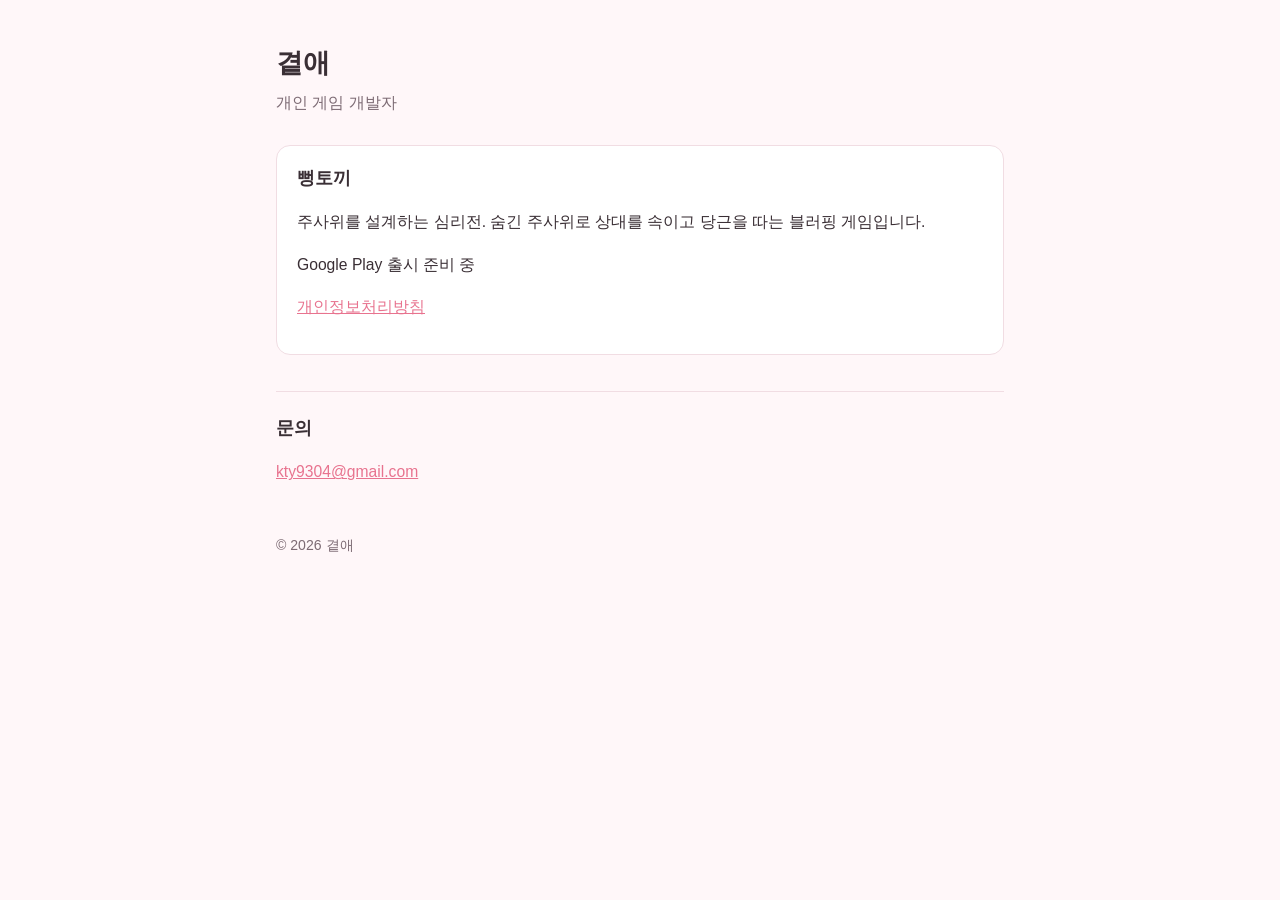
<file: index.html>
<!doctype html>
<html lang="ko">
<head>
  <meta charset="utf-8">
  <meta name="viewport" content="width=device-width, initial-scale=1">
  <title>곁애</title>
  <link rel="stylesheet" href="style.css">
</head>
<body>
  <main>
    <h1>곁애</h1>
    <p class="sub">개인 게임 개발자</p>

    <div class="card">
      <h3>뻥토끼</h3>
      <p>주사위를 설계하는 심리전. 숨긴 주사위로 상대를 속이고 당근을 따는 블러핑 게임입니다.</p>
      <p>Google Play 출시 준비 중</p>
      <p><a href="dicemix/privacy.html">개인정보처리방침</a></p>
    </div>

    <h2>문의</h2>
    <p><a href="mailto:kty9304@gmail.com">kty9304@gmail.com</a></p>

    <footer>&copy; 2026 곁애</footer>
  </main>
</body>
</html>
</file>
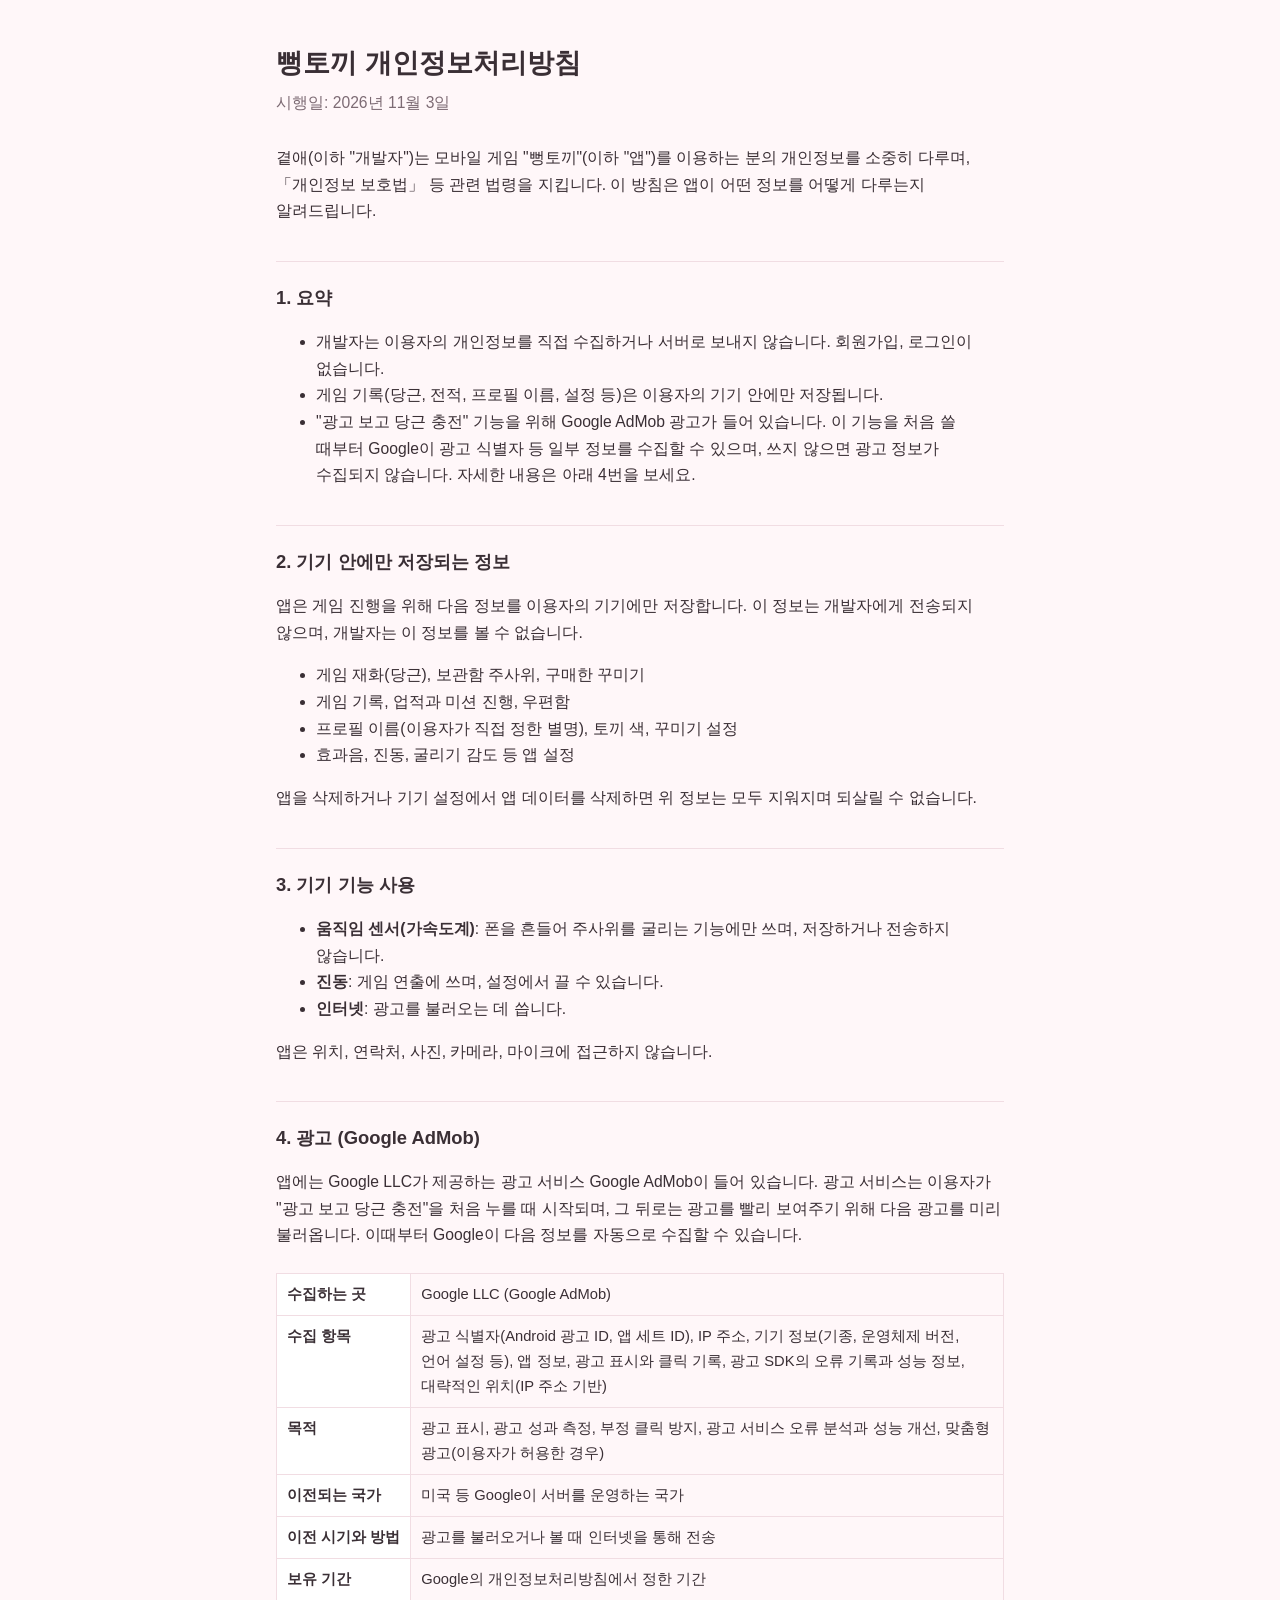
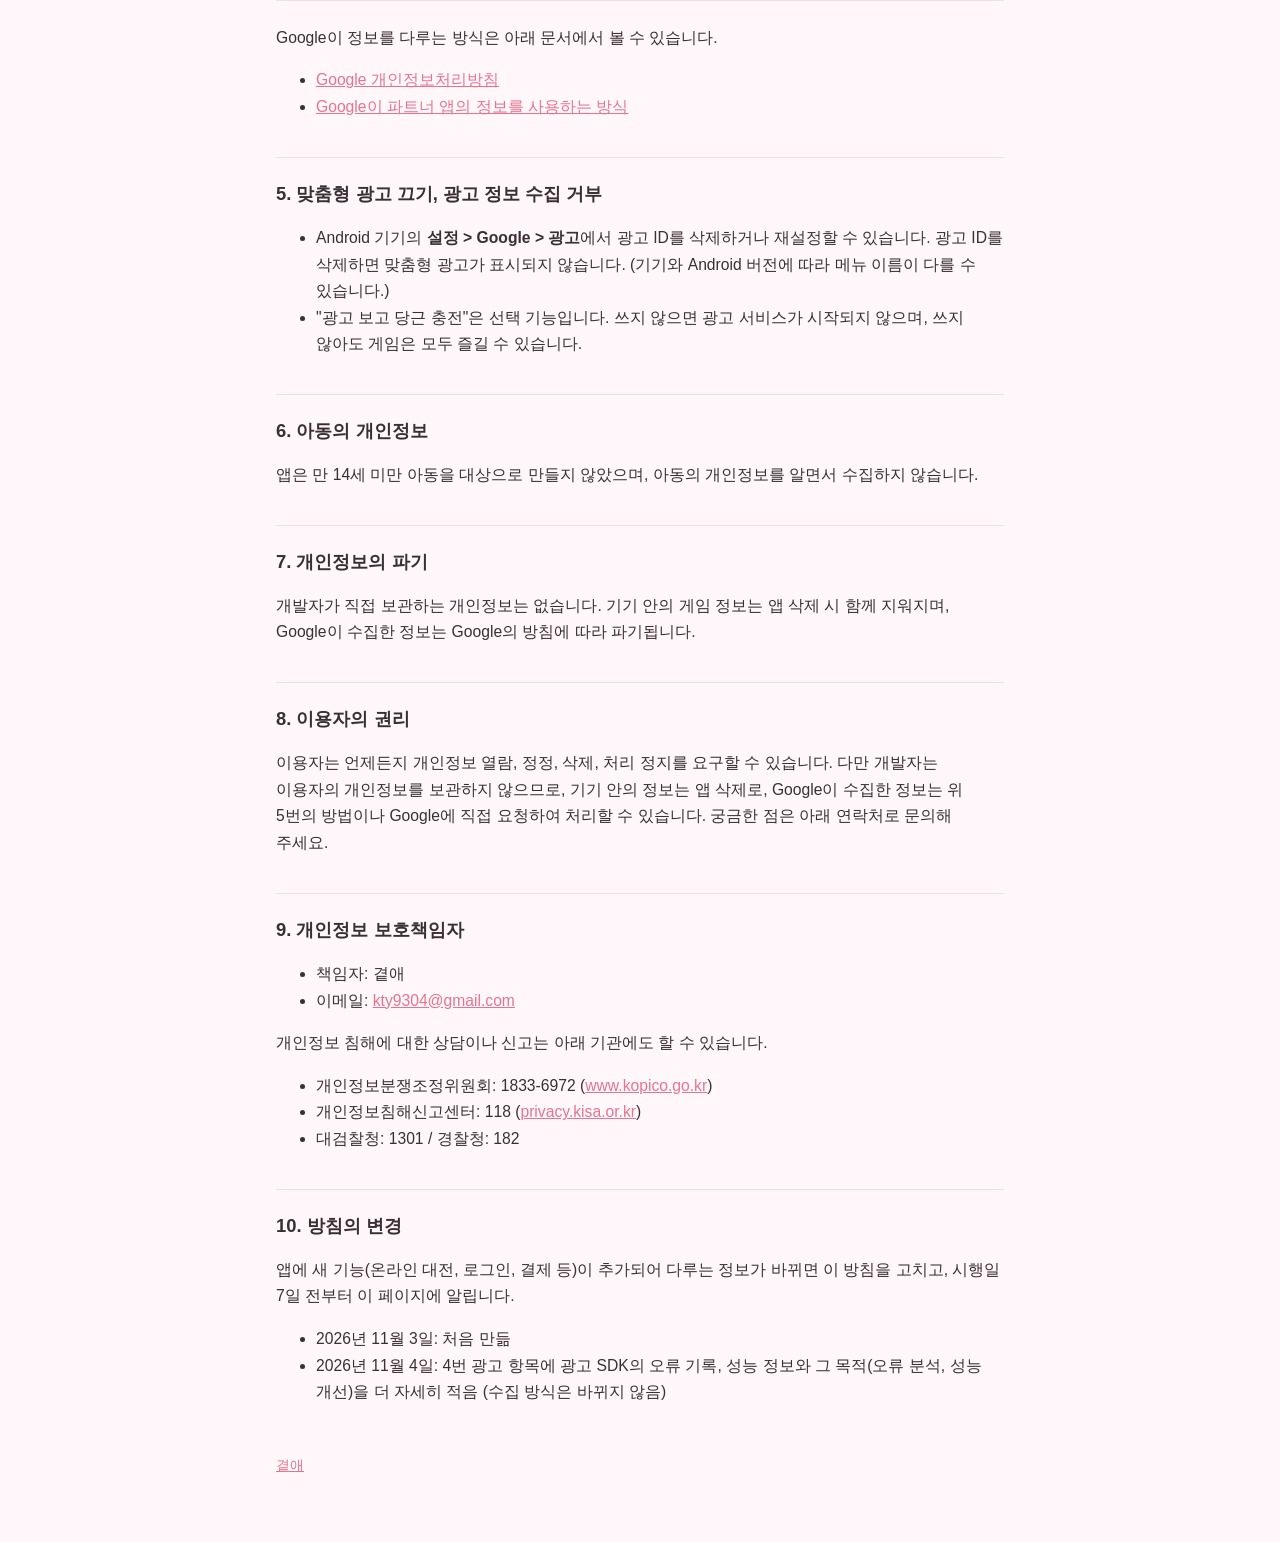
<file: dicemix/privacy.html>
<!doctype html>
<html lang="ko">
<head>
  <meta charset="utf-8">
  <meta name="viewport" content="width=device-width, initial-scale=1">
  <title>뻥토끼 개인정보처리방침</title>
  <link rel="stylesheet" href="../style.css">
</head>
<body>
  <main>
    <h1>뻥토끼 개인정보처리방침</h1>
    <p class="sub">시행일: 2026년 11월 3일</p>

    <p>곁애(이하 "개발자")는 모바일 게임 "뻥토끼"(이하 "앱")를 이용하는 분의 개인정보를 소중히 다루며, 「개인정보 보호법」 등 관련 법령을 지킵니다. 이 방침은 앱이 어떤 정보를 어떻게 다루는지 알려드립니다.</p>

    <h2>1. 요약</h2>
    <ul>
      <li>개발자는 이용자의 개인정보를 직접 수집하거나 서버로 보내지 않습니다. 회원가입, 로그인이 없습니다.</li>
      <li>게임 기록(당근, 전적, 프로필 이름, 설정 등)은 이용자의 기기 안에만 저장됩니다.</li>
      <li>"광고 보고 당근 충전" 기능을 위해 Google AdMob 광고가 들어 있습니다. 이 기능을 처음 쓸 때부터 Google이 광고 식별자 등 일부 정보를 수집할 수 있으며, 쓰지 않으면 광고 정보가 수집되지 않습니다. 자세한 내용은 아래 4번을 보세요.</li>
    </ul>

    <h2>2. 기기 안에만 저장되는 정보</h2>
    <p>앱은 게임 진행을 위해 다음 정보를 이용자의 기기에만 저장합니다. 이 정보는 개발자에게 전송되지 않으며, 개발자는 이 정보를 볼 수 없습니다.</p>
    <ul>
      <li>게임 재화(당근), 보관함 주사위, 구매한 꾸미기</li>
      <li>게임 기록, 업적과 미션 진행, 우편함</li>
      <li>프로필 이름(이용자가 직접 정한 별명), 토끼 색, 꾸미기 설정</li>
      <li>효과음, 진동, 굴리기 감도 등 앱 설정</li>
    </ul>
    <p>앱을 삭제하거나 기기 설정에서 앱 데이터를 삭제하면 위 정보는 모두 지워지며 되살릴 수 없습니다.</p>

    <h2>3. 기기 기능 사용</h2>
    <ul>
      <li><strong>움직임 센서(가속도계)</strong>: 폰을 흔들어 주사위를 굴리는 기능에만 쓰며, 저장하거나 전송하지 않습니다.</li>
      <li><strong>진동</strong>: 게임 연출에 쓰며, 설정에서 끌 수 있습니다.</li>
      <li><strong>인터넷</strong>: 광고를 불러오는 데 씁니다.</li>
    </ul>
    <p>앱은 위치, 연락처, 사진, 카메라, 마이크에 접근하지 않습니다.</p>

    <h2>4. 광고 (Google AdMob)</h2>
    <p>앱에는 Google LLC가 제공하는 광고 서비스 Google AdMob이 들어 있습니다. 광고 서비스는 이용자가 "광고 보고 당근 충전"을 처음 누를 때 시작되며, 그 뒤로는 광고를 빨리 보여주기 위해 다음 광고를 미리 불러옵니다. 이때부터 Google이 다음 정보를 자동으로 수집할 수 있습니다.</p>
    <div class="table-wrap">
      <table>
        <tr><th>수집하는 곳</th><td>Google LLC (Google AdMob)</td></tr>
        <tr><th>수집 항목</th><td>광고 식별자(Android 광고 ID, 앱 세트 ID), IP 주소, 기기 정보(기종, 운영체제 버전, 언어 설정 등), 앱 정보, 광고 표시와 클릭 기록, 광고 SDK의 오류 기록과 성능 정보, 대략적인 위치(IP 주소 기반)</td></tr>
        <tr><th>목적</th><td>광고 표시, 광고 성과 측정, 부정 클릭 방지, 광고 서비스 오류 분석과 성능 개선, 맞춤형 광고(이용자가 허용한 경우)</td></tr>
        <tr><th>이전되는 국가</th><td>미국 등 Google이 서버를 운영하는 국가</td></tr>
        <tr><th>이전 시기와 방법</th><td>광고를 불러오거나 볼 때 인터넷을 통해 전송</td></tr>
        <tr><th>보유 기간</th><td>Google의 개인정보처리방침에서 정한 기간</td></tr>
      </table>
    </div>
    <p>Google이 정보를 다루는 방식은 아래 문서에서 볼 수 있습니다.</p>
    <ul>
      <li><a href="https://policies.google.com/privacy" target="_blank" rel="noopener">Google 개인정보처리방침</a></li>
      <li><a href="https://policies.google.com/technologies/partner-sites" target="_blank" rel="noopener">Google이 파트너 앱의 정보를 사용하는 방식</a></li>
    </ul>

    <h2>5. 맞춤형 광고 끄기, 광고 정보 수집 거부</h2>
    <ul>
      <li>Android 기기의 <strong>설정 &gt; Google &gt; 광고</strong>에서 광고 ID를 삭제하거나 재설정할 수 있습니다. 광고 ID를 삭제하면 맞춤형 광고가 표시되지 않습니다. (기기와 Android 버전에 따라 메뉴 이름이 다를 수 있습니다.)</li>
      <li>"광고 보고 당근 충전"은 선택 기능입니다. 쓰지 않으면 광고 서비스가 시작되지 않으며, 쓰지 않아도 게임은 모두 즐길 수 있습니다.</li>
    </ul>

    <h2>6. 아동의 개인정보</h2>
    <p>앱은 만 14세 미만 아동을 대상으로 만들지 않았으며, 아동의 개인정보를 알면서 수집하지 않습니다.</p>

    <h2>7. 개인정보의 파기</h2>
    <p>개발자가 직접 보관하는 개인정보는 없습니다. 기기 안의 게임 정보는 앱 삭제 시 함께 지워지며, Google이 수집한 정보는 Google의 방침에 따라 파기됩니다.</p>

    <h2>8. 이용자의 권리</h2>
    <p>이용자는 언제든지 개인정보 열람, 정정, 삭제, 처리 정지를 요구할 수 있습니다. 다만 개발자는 이용자의 개인정보를 보관하지 않으므로, 기기 안의 정보는 앱 삭제로, Google이 수집한 정보는 위 5번의 방법이나 Google에 직접 요청하여 처리할 수 있습니다. 궁금한 점은 아래 연락처로 문의해 주세요.</p>

    <h2>9. 개인정보 보호책임자</h2>
    <ul>
      <li>책임자: 곁애</li>
      <li>이메일: <a href="mailto:kty9304@gmail.com">kty9304@gmail.com</a></li>
    </ul>
    <p>개인정보 침해에 대한 상담이나 신고는 아래 기관에도 할 수 있습니다.</p>
    <ul>
      <li>개인정보분쟁조정위원회: 1833-6972 (<a href="https://www.kopico.go.kr" target="_blank" rel="noopener">www.kopico.go.kr</a>)</li>
      <li>개인정보침해신고센터: 118 (<a href="https://privacy.kisa.or.kr" target="_blank" rel="noopener">privacy.kisa.or.kr</a>)</li>
      <li>대검찰청: 1301 / 경찰청: 182</li>
    </ul>

    <h2>10. 방침의 변경</h2>
    <p>앱에 새 기능(온라인 대전, 로그인, 결제 등)이 추가되어 다루는 정보가 바뀌면 이 방침을 고치고, 시행일 7일 전부터 이 페이지에 알립니다.</p>
    <ul>
      <li>2026년 11월 3일: 처음 만듦</li>
      <li>2026년 11월 4일: 4번 광고 항목에 광고 SDK의 오류 기록, 성능 정보와 그 목적(오류 분석, 성능 개선)을 더 자세히 적음 (수집 방식은 바뀌지 않음)</li>
    </ul>

    <footer><a href="../index.html">곁애</a></footer>
  </main>
</body>
</html>
</file>
<file: style.css>
:root
{
  --bg: #fff7f9;
  --card: #ffffff;
  --text: #3a2f35;
  --muted: #7d6b74;
  --accent: #e8738f;
  --line: #f1dde3;
}

@media (prefers-color-scheme: dark)
{
  :root
  {
    --bg: #1f1a1d;
    --card: #2a2327;
    --text: #f3e9ed;
    --muted: #b9a7b0;
    --accent: #f08da5;
    --line: #3d3238;
  }
}

*
{
  box-sizing: border-box;
}

body
{
  margin: 0;
  background: var(--bg);
  color: var(--text);
  font-family: -apple-system, BlinkMacSystemFont, "Apple SD Gothic Neo", "Malgun Gothic", "Noto Sans KR", sans-serif;
  line-height: 1.7;
  word-break: keep-all;
}

main
{
  max-width: 760px;
  margin: 0 auto;
  padding: 40px 16px 64px;
}

h1
{
  font-size: 1.7rem;
  margin: 0 0 4px;
}

h2
{
  font-size: 1.15rem;
  margin: 36px 0 8px;
  padding-top: 20px;
  border-top: 1px solid var(--line);
}

p, li
{
  font-size: 0.98rem;
}

a
{
  color: var(--accent);
}

.sub
{
  color: var(--muted);
  margin: 0 0 28px;
}

.card
{
  background: var(--card);
  border: 1px solid var(--line);
  border-radius: 14px;
  padding: 18px 20px;
  margin: 16px 0;
}

.card h3
{
  margin: 0 0 4px;
  font-size: 1.1rem;
}

table
{
  width: 100%;
  border-collapse: collapse;
  margin: 8px 0;
  font-size: 0.92rem;
}

th, td
{
  border: 1px solid var(--line);
  padding: 8px 10px;
  text-align: left;
  vertical-align: top;
}

th
{
  background: var(--card);
  white-space: nowrap;
}

.table-wrap
{
  overflow-x: auto;
}

footer
{
  margin-top: 48px;
  color: var(--muted);
  font-size: 0.88rem;
}
</file>
